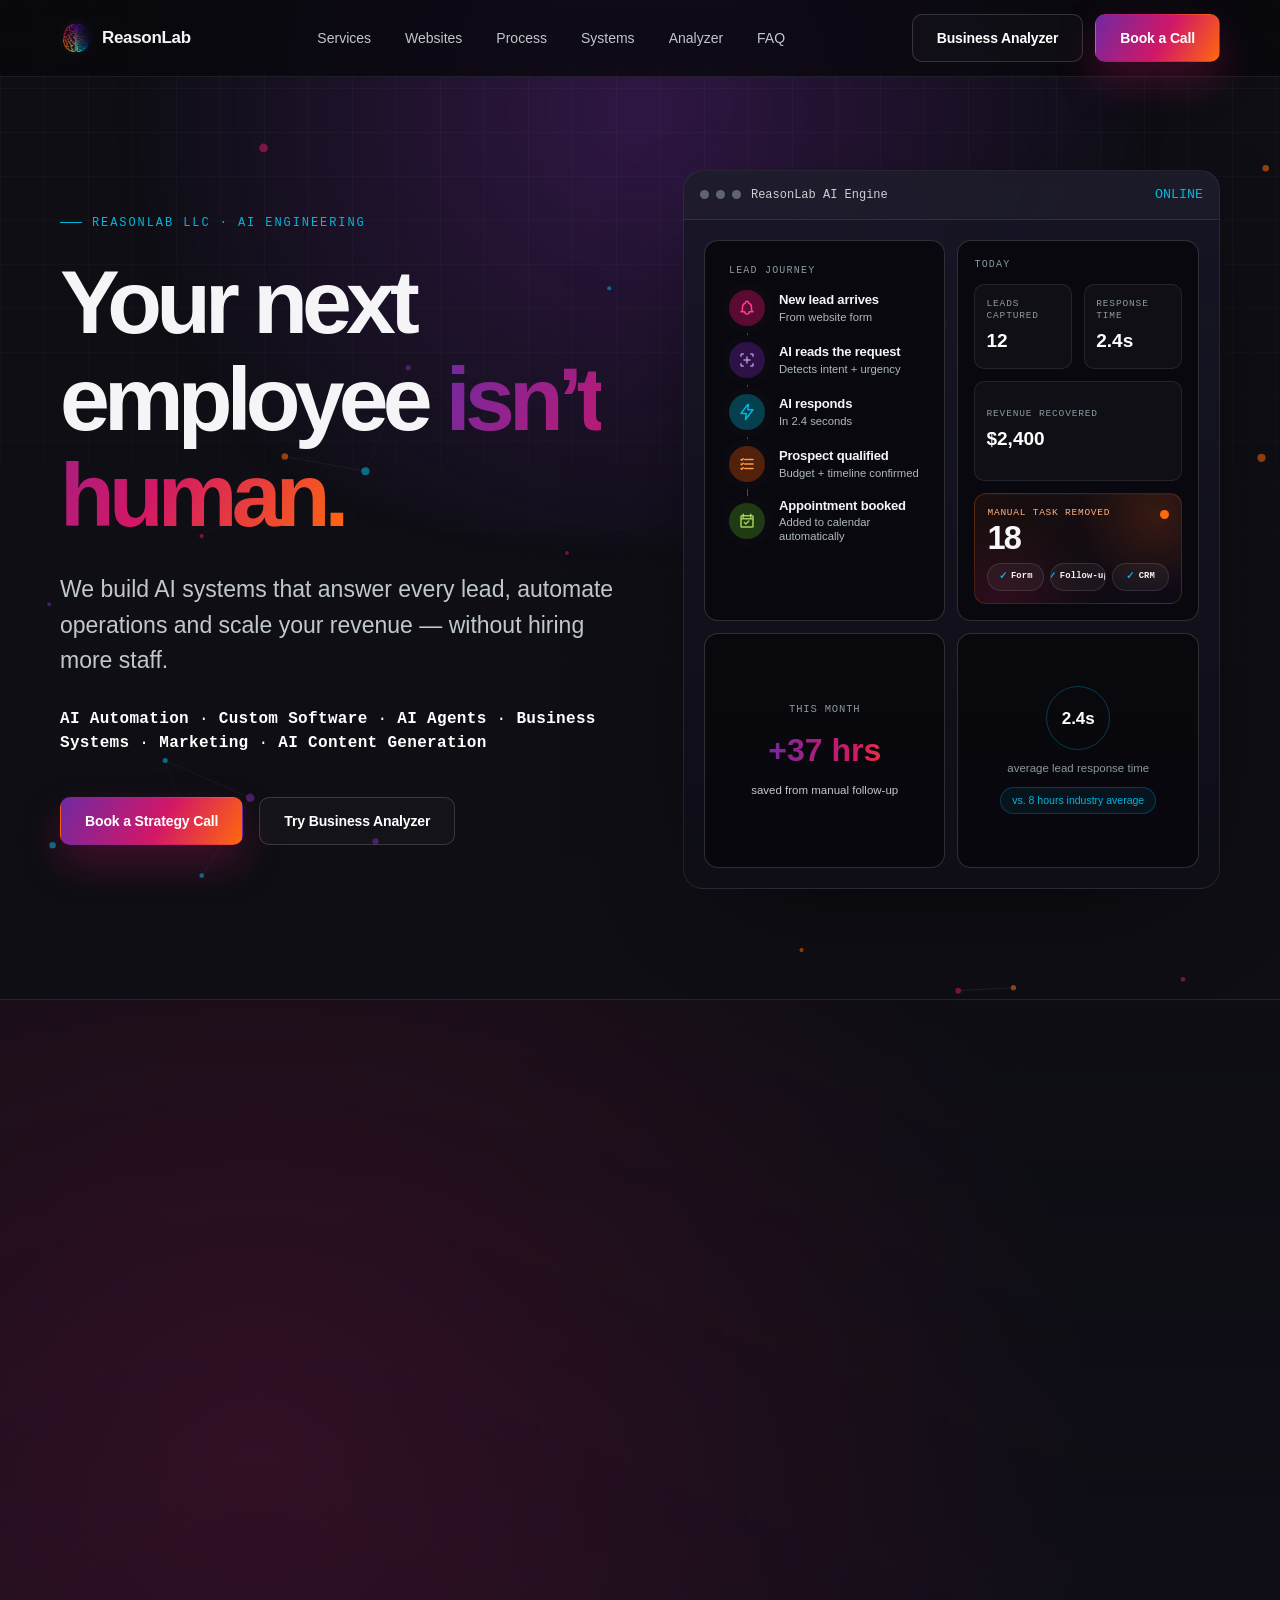
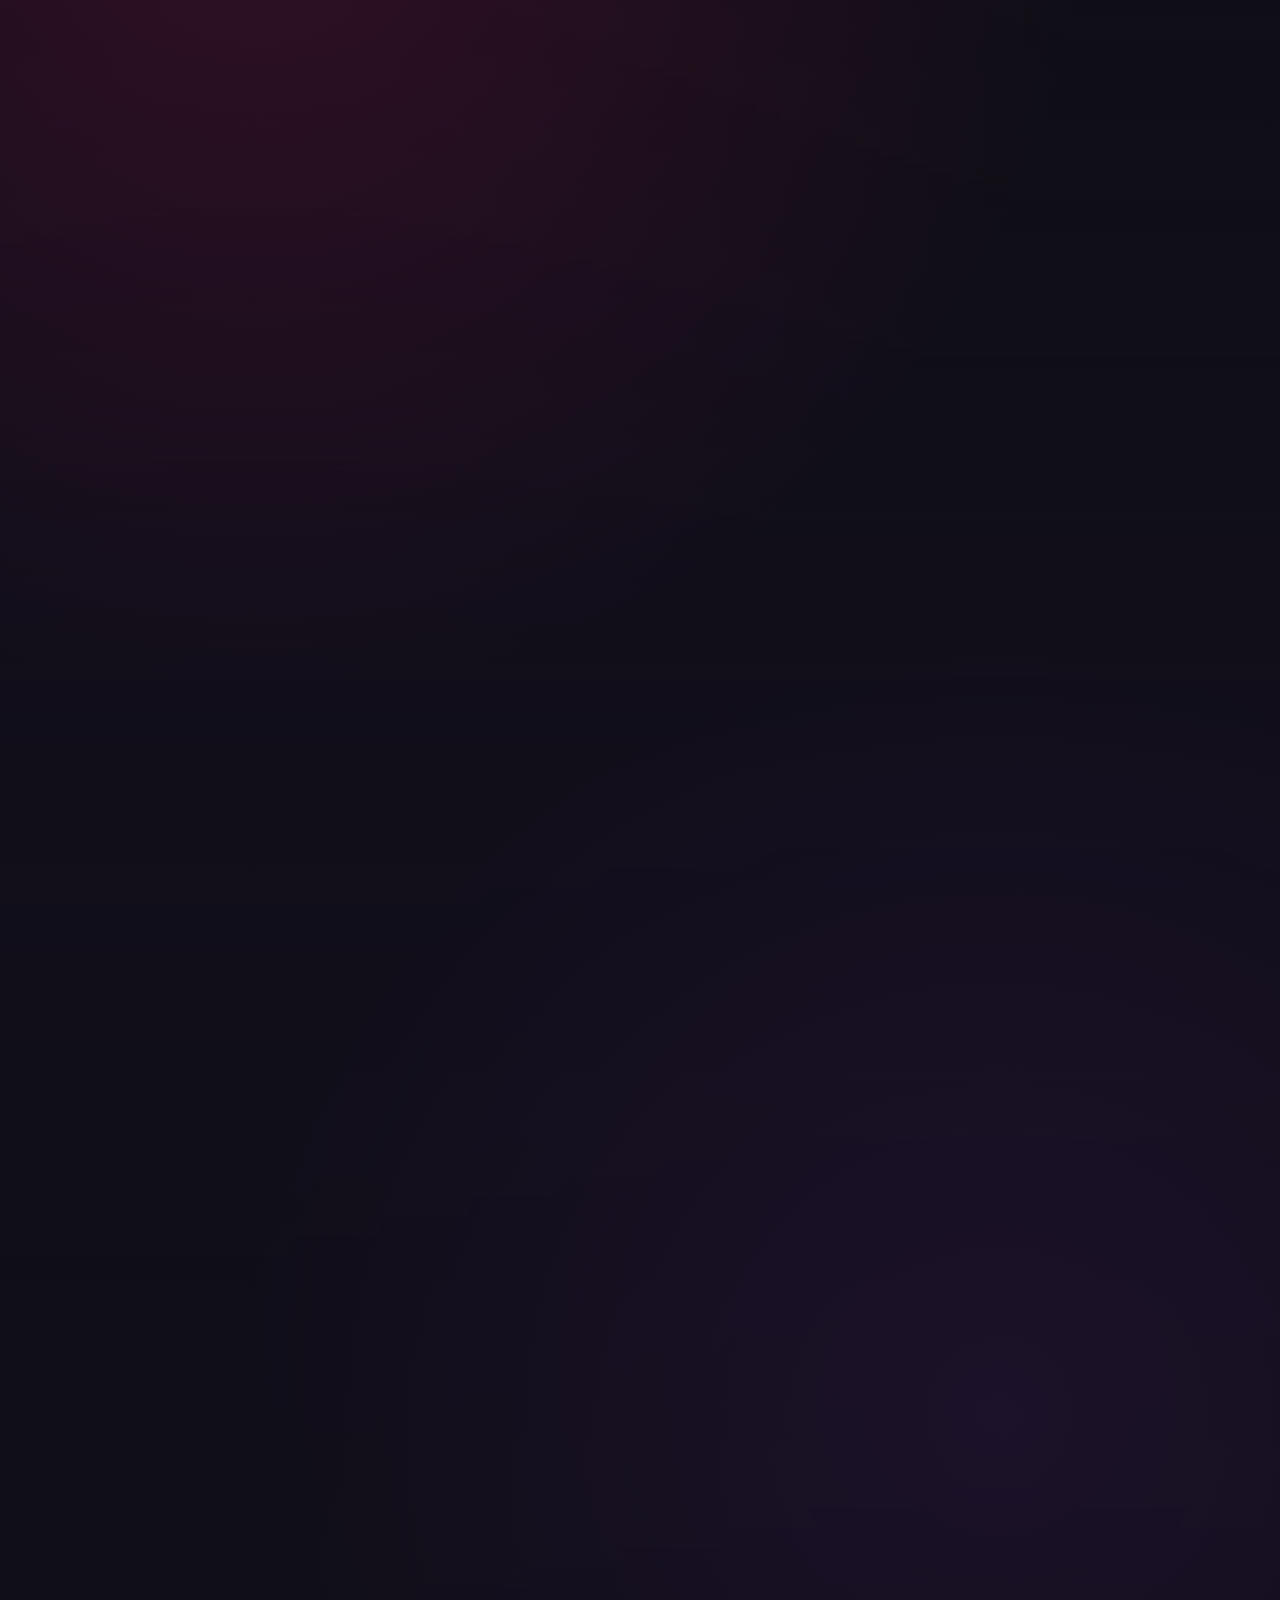
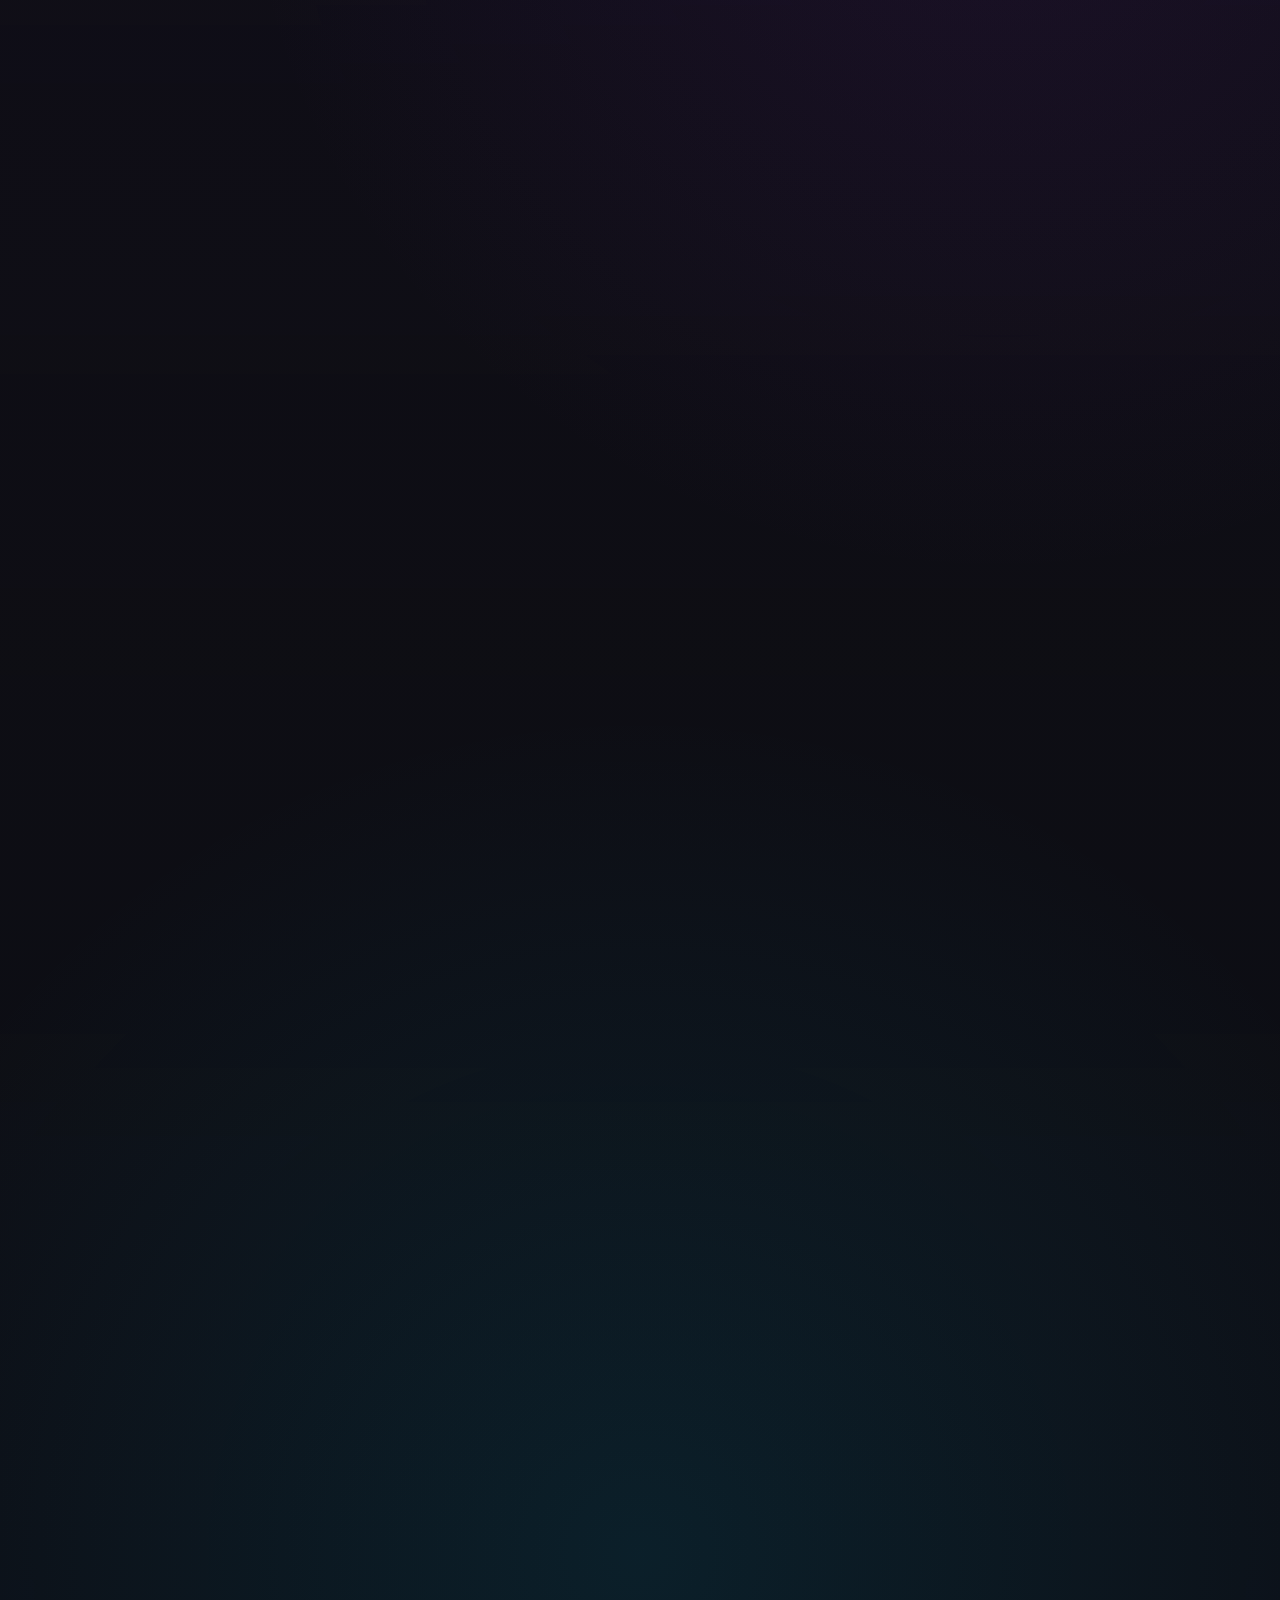
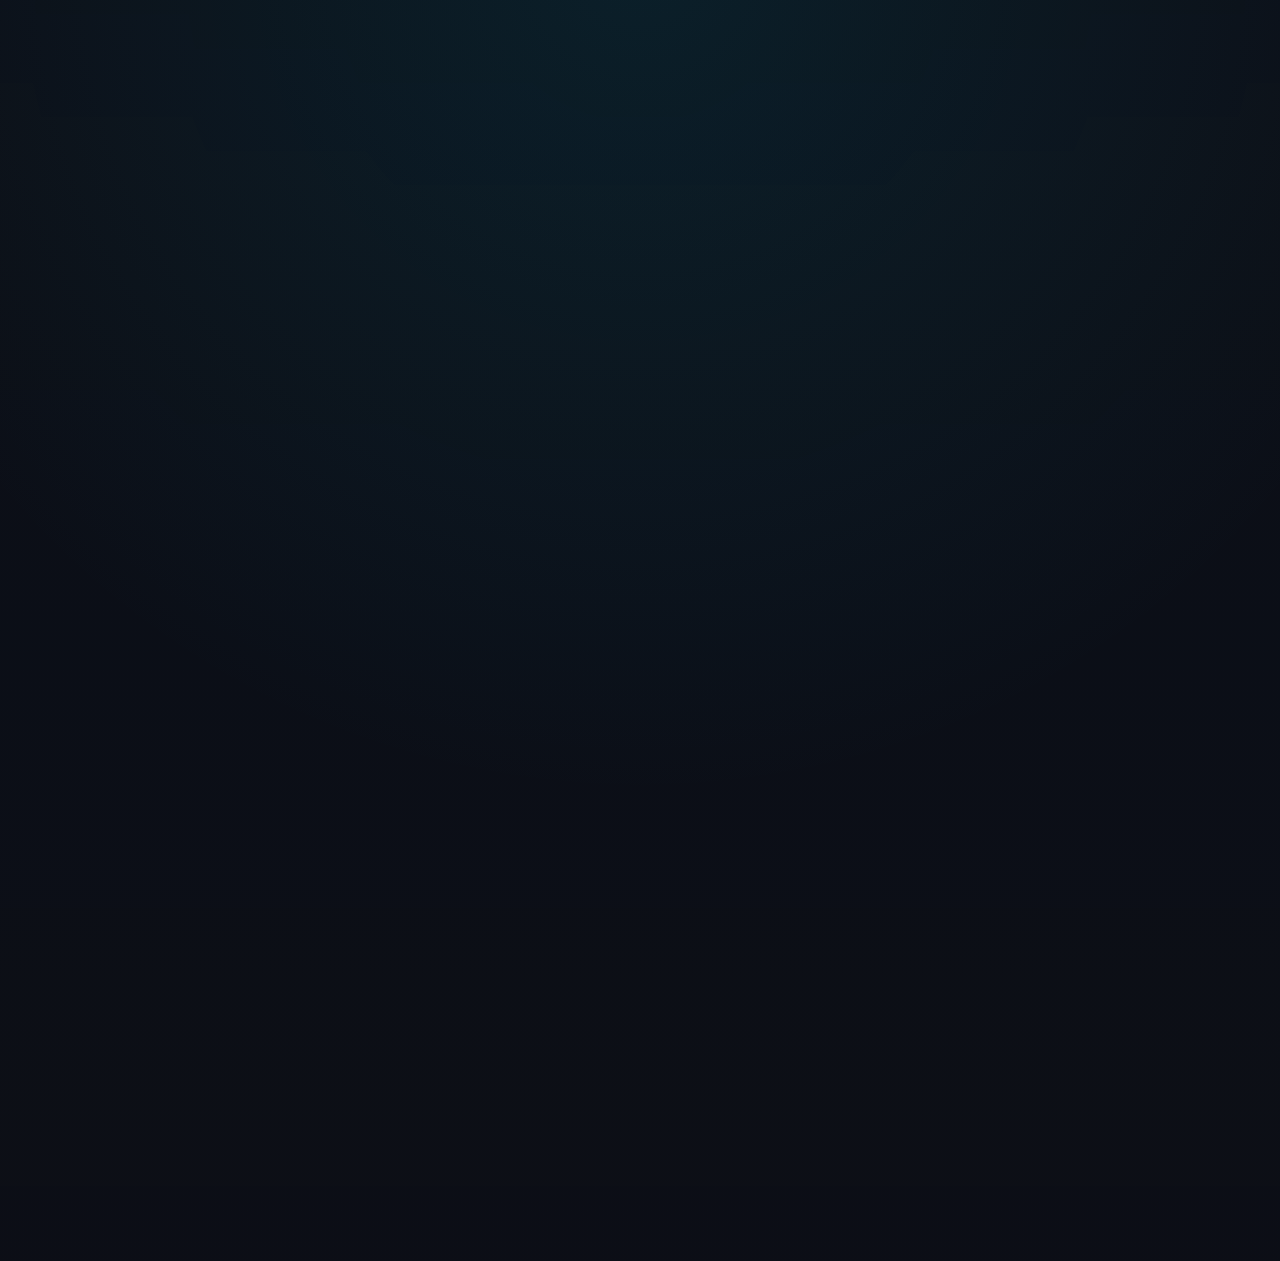
<file: index.html>
<!DOCTYPE html>
<html lang="en">
<head>
  <!-- Google tag (gtag.js) -->
  <script async src="https://www.googletagmanager.com/gtag/js?id=G-FCHZF3709Y"></script>
  <script>
    window.dataLayer = window.dataLayer || [];
    function gtag(){dataLayer.push(arguments);}
    gtag('js', new Date());
    gtag('config', 'G-FCHZF3709Y');
  </script>
  <meta charset="UTF-8" />
  <meta name="viewport" content="width=device-width, initial-scale=1.0" />
  <link rel="preconnect" href="https://www.googletagmanager.com" />
  <link rel="preconnect" href="https://www.clarity.ms" />
  <title>ReasonLab — AI systems for growing businesses</title>
  <meta name="description" content="ReasonLab builds AI automation, custom software and intelligent business systems that help companies capture leads, automate operations and grow." />
  <link rel="preconnect" href="https://fonts.googleapis.com" />
  <link rel="preconnect" href="https://fonts.gstatic.com" crossorigin />
  <link rel="preload" as="style" href="https://fonts.googleapis.com/css2?family=Montserrat:wght@300;400;500;600;700;800&family=JetBrains+Mono:wght@400;500;600&display=swap" onload="this.onload=null;this.rel=\'stylesheet\'" />
  <noscript><link rel="stylesheet" href="https://fonts.googleapis.com/css2?family=Montserrat:wght@300;400;500;600;700;800&family=JetBrains+Mono:wght@400;500;600&display=swap" /></noscript>
  <link rel="icon" type="image/png" href="assets/favicon.png" />
  <link rel="stylesheet" href="css/style.css" />

  <script type="application/ld+json">
  {
    "@context":"https://schema.org",
    "@type":"Organization",
    "@id":"https://reasonlab.co/#organization",
    "name":"ReasonLab LLC",
    "alternateName":"ReasonLab",
    "url":"https://reasonlab.co/",
    "logo":"https://reasonlab.co/assets/logo-icon.png",
    "image":"https://reasonlab.co/assets/logo-icon.png",
    "description":"ReasonLab builds AI automation, AI agents, custom software, websites and intelligent business systems for growing businesses.",
    "email":"direccion@reasonlab.co",
    "telephone":"+1-407-883-2840",
    "foundingLocation":{
      "@type":"Place",
      "address":{
        "@type":"PostalAddress",
        "addressLocality":"Orlando",
        "addressRegion":"FL",
        "addressCountry":"US"
      }
    },
    "areaServed":{
      "@type":"Country",
      "name":"United States"
    },
    "sameAs":[]
  }
  </script>

  <!-- Microsoft Clarity -->
  <script type="text/javascript">
  (function(c,l,a,r,i,t,y){
      c[a]=c[a]||function(){(c[a].q=c[a].q||[]).push(arguments)};
      t=l.createElement(r);t.async=1;
      t.src="https://www.clarity.ms/tag/"+i;
      y=l.getElementsByTagName(r)[0];
      y.parentNode.insertBefore(t,y);
  })(window, document, "clarity", "script", "xjv2f4d7xg");
  </script>
</head>
<body>
  <header class="site-header">
    <nav class="wrap nav">
      <a href="index.html#top" class="brand" aria-label="ReasonLab home"><span class="brand-mark"><img src="assets/logo-icon.png" alt="" /></span><span class="brand-text">ReasonLab</span></a>
      <div class="navlinks" id="navlinks"><a href="#services">Services</a><a href="websites.html">Websites</a><a href="#process">Process</a><a href="#systems">Systems</a><a href="#analyzer">Analyzer</a><a href="#faq">FAQ</a></div>
      <div class="nav-actions"><a href="#analyzer" class="btn btn-ghost nav-audit">Business Analyzer</a><a href="book.html" data-book-link="true" class="btn btn-primary">Book a Call</a><button class="nav-toggle" id="navToggle" aria-label="Open navigation" aria-expanded="false">☰</button></div>
    </nav>
  </header>
  <main id="top">
    <section class="hero"><canvas id="node-canvas"></canvas><div class="hero-grid-bg"></div><div class="wrap hero-grid"><div class="hero-copy reveal in"><div class="eyebrow">ReasonLab LLC · AI Engineering</div><h1>Your next employee <span class="accent">isn’t human.</span></h1><p class="lead">We build AI systems that answer every lead, automate operations and scale your revenue — without hiring more staff.</p><p class="stack"><b>AI Automation</b> · <b>Custom Software</b> · <b>AI Agents</b> · <b>Business Systems</b> · <b>Marketing</b> · <b>AI Content Generation</b></p><div class="hero-ctas"><a href="book.html" data-book-link="true" class="btn btn-primary">Book a Strategy Call</a><a href="#analyzer" class="btn btn-ghost">Try Business Analyzer</a></div></div><div class="engine-panel reveal in"><div class="panel-top"><div class="window-dots"><span></span><span></span><span></span></div><p>ReasonLab AI Engine</p><small>ONLINE</small></div><div class="panel-body"><div class="engine-grid">
      <div class="engine-card ep-timeline">
        <div class="card-label">Lead journey</div>
        <div class="ep-line" id="epLine"></div>
        <div id="epTimeline">
          <div class="ep-step"><div class="ep-icon ep-icon-magenta"><svg viewBox="0 0 24 24" aria-hidden="true" focusable="false"><path d="M15 17h5l-1.4-1.4A2 2 0 0 1 18 14.2V11a6 6 0 0 0-4-5.7V5a2 2 0 0 0-4 0v.3A6 6 0 0 0 6 11v3.2a2 2 0 0 1-.6 1.4L4 17h5m6 0a3 3 0 0 1-6 0" /></svg></div><div class="txt"><div>New lead arrives</div><div>From website form</div></div></div>
          <div class="ep-step"><div class="ep-icon ep-icon-purple"><svg viewBox="0 0 24 24" aria-hidden="true" focusable="false"><path d="M4 7V5a1 1 0 0 1 1-1h2M17 4h2a1 1 0 0 1 1 1v2M20 17v2a1 1 0 0 1-1 1h-2M7 20H5a1 1 0 0 1-1-1v-2M8 12h8M12 8v8" /></svg></div><div class="txt"><div>AI reads the request</div><div>Detects intent + urgency</div></div></div>
          <div class="ep-step"><div class="ep-icon ep-icon-cyan"><svg viewBox="0 0 24 24" aria-hidden="true" focusable="false"><path d="M13 2L4 14h7l-1 8 10-13h-7l1-7z" /></svg></div><div class="txt"><div>AI responds</div><div>In 2.4 seconds</div></div></div>
          <div class="ep-step"><div class="ep-icon ep-icon-orange"><svg viewBox="0 0 24 24" aria-hidden="true" focusable="false"><path d="M9 6h11M9 12h11M9 18h11M4 6l1 1 2-2M4 12l1 1 2-2M4 18l1 1 2-2" /></svg></div><div class="txt"><div>Prospect qualified</div><div>Budget + timeline confirmed</div></div></div>
          <div class="ep-step"><div class="ep-icon ep-icon-green"><svg viewBox="0 0 24 24" aria-hidden="true" focusable="false"><path d="M7 3v4M17 3v4M4 9h16M5 5h14a1 1 0 0 1 1 1v13a1 1 0 0 1-1 1H5a1 1 0 0 1-1-1V6a1 1 0 0 1 1-1M8.5 14l2 2 4-4" /></svg></div><div class="txt"><div>Appointment booked</div><div>Added to calendar automatically</div></div></div>
        </div>
      </div>
      <div class="engine-card ep-today">
        <div class="card-label">Today</div>
        <div class="ep-dash">
          <div class="ep-metric"><small>Leads captured</small><strong id="epLeads">0</strong></div>
          <div class="ep-metric"><small>Response time</small><strong id="epSpeed">0.0s</strong></div>
          <div class="ep-metric wide"><small>Revenue recovered</small><strong id="epRevenue">$0</strong></div>
          <div class="ep-manual" aria-label="Manual task removed metric">
            <div class="ep-manual-top">
              <div><small>Manual task removed</small><strong id="epManualTasks">0</strong></div>
              <span class="ep-manual-pulse" aria-hidden="true"></span>
            </div>
            <div class="ep-manual-chips" aria-label="Automated task types">
              <span class="ep-manual-chip">Form</span>
              <span class="ep-manual-chip">Follow-up</span>
              <span class="ep-manual-chip">CRM</span>
            </div>
          </div>
        </div>
      </div>
      <div class="engine-card ep-roi">
        <div class="ep-roi-label">This month</div>
        <div class="ep-grad-text">+37 hrs</div>
        <div class="ep-roi-sub">saved from manual follow-up</div>
      </div>
      <div class="engine-card ep-callout">
        <div class="ep-ring"><span id="epStopwatch">0.0s</span></div>
        <div class="ep-callout-label">average lead response time</div>
        <div class="ep-pill">vs. 8 hours industry average</div>
      </div>
    </div></div></div></div></section>
    <section id="services"><div class="wrap"><div class="section-head reveal"><div class="eyebrow">What we deliver</div><h2>We don’t sell services. We build growth systems.</h2><p>Every project is designed around a business outcome: more leads, faster response times, fewer manual tasks and better visibility.</p></div><div class="results-grid"><article class="result-card reveal"><div class="ico">↯</div><h3>Capture more leads</h3><p>Websites, forms and funnels built to turn visitors into qualified opportunities.</p></article><article class="result-card reveal"><div class="ico">◷</div><h3>Save hours every week</h3><p>Automations that remove repetitive work from your team’s daily operations.</p></article><article class="result-card reveal"><div class="ico">✦</div><h3>Never miss a customer</h3><p>AI agents that respond, qualify and follow up with leads 24/7.</p></article></div></div></section>
    <section id="process"><div class="wrap"><div class="section-head reveal"><div class="eyebrow">How we work</div><h2>Five steps. Nothing extra.</h2><p>We map the business, find the bottlenecks and build the highest-leverage system first.</p></div><div class="process reveal"><div class="step"><div class="n">01</div><h3>Discover</h3><p>We map your operations and find where leads, time or revenue are being lost.</p></div><div class="step"><div class="n">02</div><h3>Analyze</h3><p>We identify the strongest automation and AI opportunities.</p></div><div class="step"><div class="n">03</div><h3>Build</h3><p>We design and ship the software, workflow or AI agent.</p></div><div class="step"><div class="n">04</div><h3>Automate</h3><p>We connect your tools so the system runs without manual effort.</p></div><div class="step"><div class="n">05</div><h3>Scale</h3><p>We measure what works and expand the system around growth.</p></div></div></div></section>
    <section id="systems"><div class="wrap"><div class="section-head reveal"><div class="eyebrow">System builder</div><h2>The systems we build for modern businesses.</h2><p>From your website to your CRM, we design the AI layer that captures leads, automates work and gives you visibility over your operation.</p></div><div class="system-builder reveal"><div class="system-map"><div class="map-top"><span>ReasonLab System Map</span><small>Live architecture</small></div><div class="map-flow"><div class="map-node active"><span>01</span>Website / Forms</div><div class="map-line"></div><div class="map-node"><span>02</span>AI Analysis Engine</div><div class="map-line"></div><div class="map-node"><span>03</span>Automation Blueprint</div><div class="map-line"></div><div class="map-node"><span>04</span>AI Agent</div><div class="map-line"></div><div class="map-node"><span>05</span>CRM + Calendar + Email + SMS</div><div class="map-line"></div><div class="map-node final"><span>06</span>Dashboard + Reports</div></div></div><div class="system-cards"><article class="system-card"><span>01</span><h3>AI Receptionist</h3><p>Answers leads, books calls and qualifies customers instantly.</p></article><article class="system-card"><span>02</span><h3>Lead Engine</h3><p>Captures, scores and follows up with every opportunity.</p></article><article class="system-card"><span>03</span><h3>Custom CRM</h3><p>Keeps customers, tasks and sales organized in one place.</p></article><article class="system-card"><span>04</span><h3>Internal AI Assistant</h3><p>Reads docs, SOPs and answers team questions.</p></article><article class="system-card"><span>05</span><h3>Business Dashboard</h3><p>Shows leads, revenue, response time and opportunities.</p></article><article class="system-card"><span>06</span><h3>Automation Layer</h3><p>Connects your tools so work happens automatically.</p></article></div></div></div></section>
    <section id="analyzer"><div class="wrap"><div class="analyzer reveal"><div class="analyzer-copy"><div class="eyebrow">Business Analyzer</div><h2>See what an AI system could do for your business.</h2><p>Enter your business details and get an instant AI snapshot showing where you may be losing time, leads or revenue.</p></div><form class="analyzer-form" id="analyzerForm"><label for="bizname">Business Name</label><input type="text" id="bizname" placeholder="e.g. Orlando Roofing Co." /><label for="bizsite">Website</label><input type="text" id="bizsite" placeholder="e.g. yourbusiness.com" /><div class="form-grid"><div><label for="industry">Industry</label><select id="industry"><option value="">Select</option><option>Home Services</option><option>Medical / Clinic</option><option>Law Firm</option><option>Restaurant</option><option>Real Estate</option><option>E-commerce</option><option>Other</option></select></div><div><label for="challenge">Challenge</label><select id="challenge"><option value="">Select</option><option>Getting more leads</option><option>Responding faster</option><option>Too much manual work</option><option>Organizing customers</option><option>Following up consistently</option><option>Building a custom system</option></select></div></div><button class="btn btn-primary" id="analyzeBtn" type="submit">Analyze My Business</button><div class="analyzer-result" id="analyzerResult"></div></form></div></div></section>
    <section id="faq"><div class="wrap"><div class="section-head reveal"><div class="eyebrow">FAQ</div><h2>A few questions we always get.</h2></div><div class="faq-list reveal"><div class="faq-item"><button class="faq-q">What does ReasonLab actually build?<span class="plus">+</span></button><div class="faq-a"><p>AI automation, custom software, websites, dashboards and AI agents — whatever system will move your business forward fastest.</p></div></div><div class="faq-item"><button class="faq-q">What's included in the free strategy call?<span class="plus">+</span></button><div class="faq-a"><p>In 30 minutes we review your business, show you exactly where you're losing leads or time, and recommend the first system worth building — no generic pitch, no pressure.</p></div></div><div class="faq-item"><button class="faq-q">How much does it cost?<span class="plus">+</span></button><div class="faq-a"><p>Every system is scoped around what it needs to do, so pricing varies by complexity. You'll get a clear number on the strategy call before anything is built.</p></div></div><div class="faq-item"><button class="faq-q">How long does a project take?<span class="plus">+</span></button><div class="faq-a"><p>Most focused systems can ship in 2–6 weeks depending on scope, integrations and complexity.</p></div></div><div class="faq-item"><button class="faq-q">How do we get started?<span class="plus">+</span></button><div class="faq-a"><p>Book a strategy call. We'll review your business and recommend the first system to build.</p></div></div></div></div></section>
    <section class="cta" id="contact"><div class="wrap reveal"><div class="eyebrow centered">Let’s talk</div><h2>Ready to build your system?</h2><p>Book a free strategy call and see exactly what ReasonLab would build for your business.</p><div class="cta-ctas"><a href="book.html" data-book-link="true" class="btn btn-primary">Book a Strategy Call</a><a href="https://wa.me/14078832840" target="_blank" rel="noopener" class="btn btn-ghost">Message on WhatsApp</a></div><div class="contact-row"><a href="mailto:direccion@reasonlab.co">direccion@reasonlab.co</a><a href="tel:+14078832840">+1 (407) 883-2840</a></div></div></section>
  </main>
  <footer><div class="wrap footer-inner"><p>© <span id="year"></span> ReasonLab LLC. All rights reserved.</p><div class="footer-links"><a href="mailto:direccion@reasonlab.co">Email</a><a href="tel:+14078832840">Call</a><a href="https://wa.me/14078832840" target="_blank" rel="noopener">WhatsApp</a></div></div></footer>
  <script src="js/app.js" defer></script>
</body>
</html>
</file>
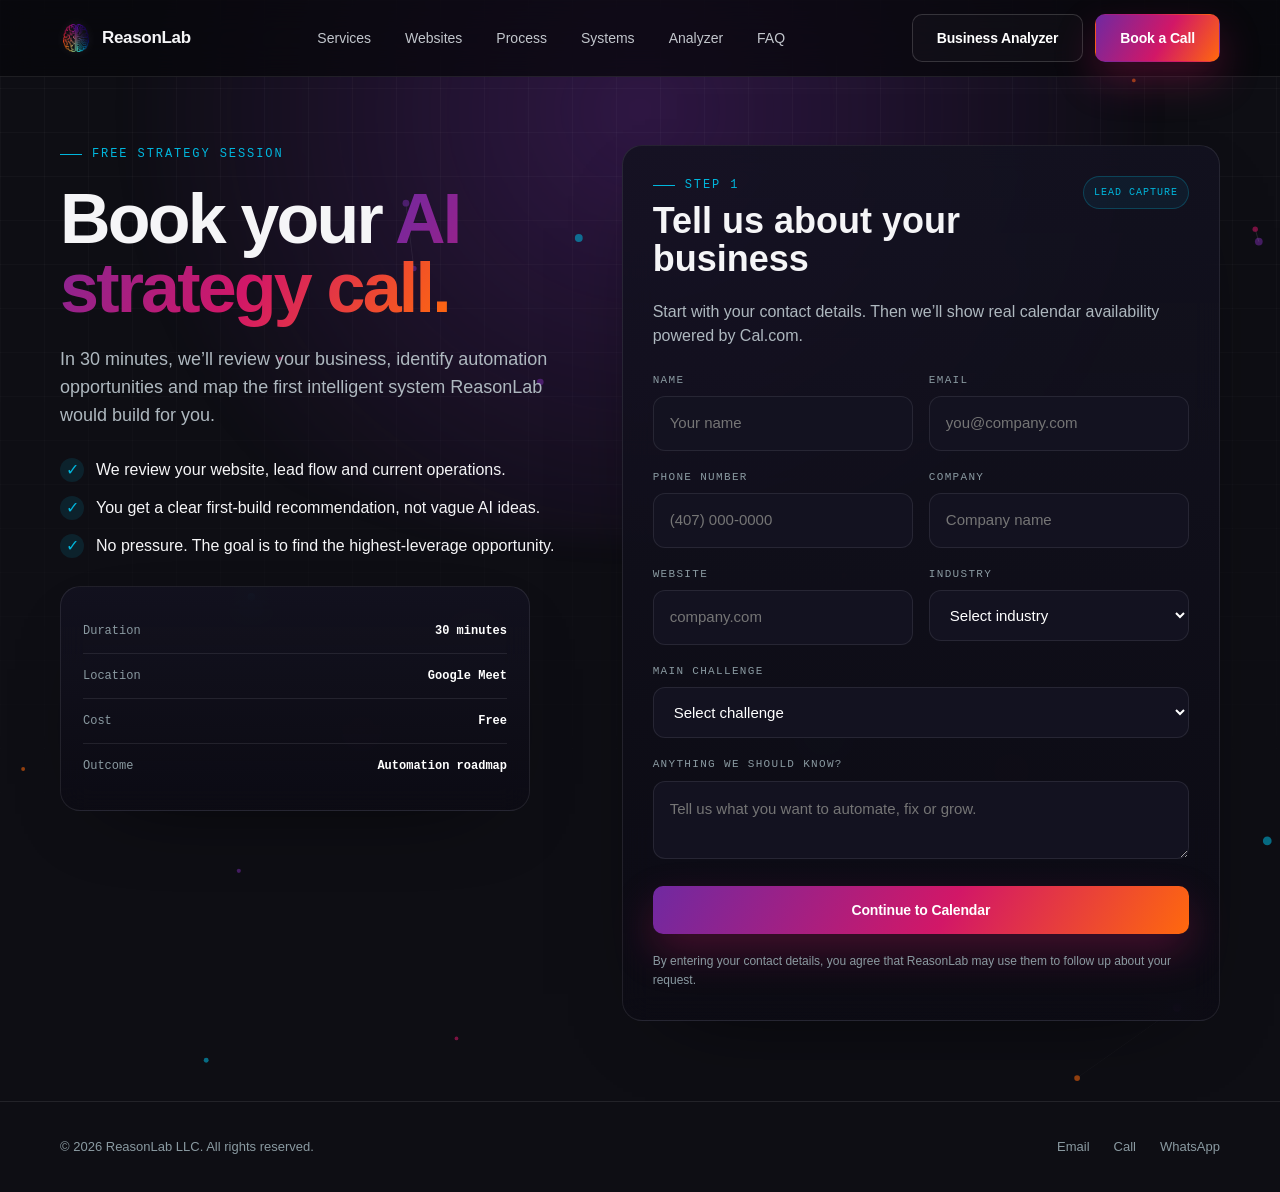
<file: book.html>
<!DOCTYPE html>
<html lang="en">
<head>
  <!-- Google tag (gtag.js) -->
  <script async src="https://www.googletagmanager.com/gtag/js?id=G-FCHZF3709Y"></script>
  <script>
    window.dataLayer = window.dataLayer || [];
    function gtag(){dataLayer.push(arguments);}
    gtag('js', new Date());
    gtag('config', 'G-FCHZF3709Y');
  </script>
  <meta charset="UTF-8" />
  <meta name="viewport" content="width=device-width, initial-scale=1.0" />
  <link rel="preconnect" href="https://www.googletagmanager.com" />
  <link rel="preconnect" href="https://www.clarity.ms" />
  <title>Book a Strategy Call — ReasonLab</title>
  <meta name="description" content="Book a free AI growth strategy session with ReasonLab." />
  <link rel="preconnect" href="https://fonts.googleapis.com" />
  <link rel="preconnect" href="https://fonts.gstatic.com" crossorigin />
  <link rel="preload" as="style" href="https://fonts.googleapis.com/css2?family=Montserrat:wght@300;400;500;600;700;800&family=JetBrains+Mono:wght@400;500;600&display=swap" onload="this.onload=null;this.rel=\'stylesheet\'" />
  <noscript><link rel="stylesheet" href="https://fonts.googleapis.com/css2?family=Montserrat:wght@300;400;500;600;700;800&family=JetBrains+Mono:wght@400;500;600&display=swap" /></noscript>
  <link rel="icon" type="image/png" href="assets/favicon.png" />
  <link rel="stylesheet" href="css/style.css" />
  <!-- Microsoft Clarity -->
  <script type="text/javascript">
  (function(c,l,a,r,i,t,y){
      c[a]=c[a]||function(){(c[a].q=c[a].q||[]).push(arguments)};
      t=l.createElement(r);t.async=1;
      t.src="https://www.clarity.ms/tag/"+i;
      y=l.getElementsByTagName(r)[0];
      y.parentNode.insertBefore(t,y);
  })(window, document, "clarity", "script", "xjv2f4d7xg");
  </script>
</head>
<body class="book-page">
  <header class="site-header"><nav class="wrap nav"><a href="index.html#top" class="brand" aria-label="ReasonLab home"><span class="brand-mark"><img src="assets/logo-icon.png" alt="" /></span><span class="brand-text">ReasonLab</span></a><div class="navlinks" id="navlinks"><a href="index.html#services">Services</a><a href="websites.html">Websites</a><a href="index.html#process">Process</a><a href="index.html#systems">Systems</a><a href="index.html#analyzer">Analyzer</a><a href="index.html#faq">FAQ</a></div><div class="nav-actions"><a href="index.html#analyzer" class="btn btn-ghost nav-audit">Business Analyzer</a><a href="book.html" class="btn btn-primary">Book a Call</a><button class="nav-toggle" id="navToggle" aria-label="Open navigation" aria-expanded="false">☰</button></div></nav></header>
  <main><section class="book-hero"><canvas id="node-canvas"></canvas><div class="book-grid-bg"></div><div class="wrap book-layout"><div class="book-copy reveal in"><div class="eyebrow">Free strategy session</div><h1>Book your <span class="accent">AI strategy call.</span></h1><p class="lead">In 30 minutes, we’ll review your business, identify automation opportunities and map the first intelligent system ReasonLab would build for you.</p><div class="book-points"><div class="book-point"><span>✓</span><p>We review your website, lead flow and current operations.</p></div><div class="book-point"><span>✓</span><p>You get a clear first-build recommendation, not vague AI ideas.</p></div><div class="book-point"><span>✓</span><p>No pressure. The goal is to find the highest-leverage opportunity.</p></div></div><div class="book-mini-card"><div class="mini-row"><span>Duration</span><strong>30 minutes</strong></div><div class="mini-row"><span>Location</span><strong>Google Meet</strong></div><div class="mini-row"><span>Cost</span><strong>Free</strong></div><div class="mini-row"><span>Outcome</span><strong>Automation roadmap</strong></div></div></div><div class="book-card reveal in"><div class="book-card-top"><div><div class="eyebrow compact">Step 1</div><h2>Tell us about your business</h2></div><span class="book-status-pill">lead capture</span></div><p class="book-card-subtitle">Start with your contact details. Then we’ll show real calendar availability powered by Cal.com.</p><form class="book-form" id="bookingForm" autocomplete="on"><div class="book-form-grid"><div class="field"><label for="name">Name</label><input id="name" name="name" type="text" placeholder="Your name" required /></div><div class="field"><label for="email">Email</label><input id="email" name="email" type="email" placeholder="you@company.com" required /></div></div><div class="book-form-grid"><div class="field"><label for="phone">Phone Number</label><input id="phone" name="phone" type="tel" placeholder="(407) 000-0000" /></div><div class="field"><label for="company">Company</label><input id="company" name="company" type="text" placeholder="Company name" required /></div></div><div class="book-form-grid"><div class="field"><label for="website">Website</label><input id="website" name="website" type="text" placeholder="company.com" /></div><div class="field"><label for="industry">Industry</label><select id="industry" name="industry" required><option value="">Select industry</option><option>Home Services</option><option>Medical / Clinic</option><option>Law Firm</option><option>Restaurant</option><option>Real Estate</option><option>E-commerce</option><option>Other</option></select></div></div><div class="field"><label for="challenge">Main Challenge</label><select id="challenge" name="challenge" required><option value="">Select challenge</option><option>Getting more leads</option><option>Responding faster</option><option>Too much manual work</option><option>Organizing customers</option><option>Following up consistently</option><option>Building a custom system</option></select></div><div class="field"><label for="notes">Anything We Should Know?</label><textarea id="notes" name="notes" placeholder="Tell us what you want to automate, fix or grow."></textarea></div><button class="btn btn-primary book-submit" type="submit">Continue to Calendar</button><p class="book-note">By entering your contact details, you agree that ReasonLab may use them to follow up about your request.</p><div class="booking-status" id="bookingStatus"></div></form></div></div><div class="wrap cal-section" id="calSection" aria-live="polite"><div class="cal-section-head"><div class="eyebrow">Step 2 · Real availability</div><h2>Select a time that works for you</h2><p>Choose an available time below. Once booked, Cal.com will block the time automatically and create the calendar meeting.</p></div><div class="cal-embed-wrap"><iframe id="calFrame" data-src="https://cal.com/reasonlab/strategy-call?embed=true" width="100%" height="760" frameborder="0" loading="lazy" title="Book a ReasonLab strategy call"></iframe></div></div></section></main><footer><div class="wrap footer-inner"><p>© <span id="year"></span> ReasonLab LLC. All rights reserved.</p><div class="footer-links"><a href="mailto:direccion@reasonlab.co">Email</a><a href="tel:+14078832840">Call</a><a href="https://wa.me/14078832840" target="_blank" rel="noopener">WhatsApp</a></div></div></footer><script src="js/app.js" defer></script></body></html>
</file>
<file: css/style.css>
:root{
  --bg:#0e0e14;
  --bg-elev:#14131c;
  --bg-card:#131220;
  --line:rgba(245,245,247,.09);
  --line-strong:rgba(245,245,247,.16);
  --purple:#7029A1;
  --magenta:#D21767;
  --orange:#FF690D;
  --blue:#0568c9;
  --cyan:#00B6DD;
  --slate:#8a9aa1;
  --muted:#aeb8bf;
  --white:#f5f5f7;
  --grad:linear-gradient(120deg,#7029A1 0%,#D21767 55%,#FF690D 100%);
  --grad-cool:linear-gradient(120deg,#26175B 0%,#0568c9 60%,#00B6DD 100%);
  --max:1160px;
}

*{box-sizing:border-box;margin:0;padding:0}
html{scroll-behavior:smooth}
body{background:var(--bg);color:var(--white);font-family:Montserrat,sans-serif;font-weight:400;line-height:1.5;-webkit-font-smoothing:antialiased;overflow-x:hidden}
body::selection{background:var(--magenta);color:white}
a{color:inherit;text-decoration:none}img{max-width:100%;display:block}button,input,select,textarea{font:inherit}.mono{font-family:'JetBrains Mono',monospace}.wrap{width:min(var(--max),calc(100% - 48px));margin:0 auto}.accent{background:var(--grad);-webkit-background-clip:text;background-clip:text;color:transparent}.eyebrow{font-family:'JetBrains Mono',monospace;font-size:12px;letter-spacing:.16em;text-transform:uppercase;color:var(--cyan);display:flex;align-items:center;gap:10px;margin-bottom:22px}.eyebrow::before{content:"";width:22px;height:1px;background:var(--cyan)}.eyebrow.centered{justify-content:center}.eyebrow.centered::after{content:"";width:22px;height:1px;background:var(--cyan)}.eyebrow.compact{margin-bottom:8px}

.site-header{position:fixed;top:0;left:0;right:0;z-index:100;background:rgba(8,8,12,.74);backdrop-filter:blur(18px);border-bottom:1px solid var(--line)}
.nav{height:76px;display:flex;align-items:center;justify-content:space-between;gap:24px}.brand{display:flex;align-items:center;gap:10px;font-weight:800;letter-spacing:-.02em}.brand-mark{width:32px;height:32px;display:grid;place-items:center}.brand-mark img{width:29px;height:29px;object-fit:contain;filter:drop-shadow(0 0 8px rgba(255,255,255,.15))}.brand-text{font-size:17px}.navlinks{display:flex;align-items:center;gap:34px;color:#c2c6cc;font-size:14px}.navlinks a{transition:.2s}.navlinks a:hover{color:white}.nav-actions{display:flex;align-items:center;gap:12px}.nav-toggle{display:none;border:1px solid var(--line);background:rgba(255,255,255,.04);color:white;border-radius:10px;padding:10px 12px;cursor:pointer}.btn{display:inline-flex;align-items:center;justify-content:center;min-height:48px;padding:0 24px;border-radius:10px;border:1px solid transparent;font-weight:800;font-size:14px;letter-spacing:-.01em;cursor:pointer;transition:.22s;white-space:nowrap}.btn-primary{background:var(--grad);color:white;box-shadow:0 18px 40px rgba(210,23,103,.28)}.btn-primary:hover{transform:translateY(-2px);box-shadow:0 24px 60px rgba(210,23,103,.42)}.btn-ghost{border-color:var(--line-strong);background:rgba(255,255,255,.025);color:white}.btn-ghost:hover{border-color:rgba(255,255,255,.28);background:rgba(255,255,255,.06)}

.hero{position:relative;min-height:100vh;padding:170px 0 110px;overflow:hidden;border-bottom:1px solid var(--line)}#node-canvas{position:absolute;inset:0;width:100%;height:100%;opacity:.75}.hero-grid-bg,.book-grid-bg{position:absolute;inset:0;background-image:linear-gradient(rgba(255,255,255,.035) 1px,transparent 1px),linear-gradient(90deg,rgba(255,255,255,.035) 1px,transparent 1px);background-size:44px 44px;mask-image:linear-gradient(to bottom,rgba(0,0,0,.9),transparent 82%)}.hero::before,.book-hero::before{content:"";position:absolute;top:-320px;left:50%;transform:translateX(-50%);width:1320px;height:860px;border-radius:50%;background:radial-gradient(circle,rgba(112,41,161,.34),transparent 66%);filter:blur(14px)}.hero-grid{position:relative;z-index:2;display:grid;grid-template-columns:1.02fr .98fr;gap:64px;align-items:center}.hero-copy h1{font-size:clamp(58px,7vw,108px);line-height:1.08;letter-spacing:-.065em;font-weight:800;margin-bottom:28px}.lead{font-size:clamp(18px,2vw,23px);line-height:1.55;color:#c1c8cd;max-width:760px}.stack{margin-top:28px;font-family:'JetBrains Mono',monospace;color:#fff;letter-spacing:.02em}.stack b{font-weight:700}.hero-ctas{display:flex;gap:16px;flex-wrap:wrap;margin-top:42px}
.engine-panel{background:linear-gradient(180deg,rgba(23,22,38,.88),rgba(15,14,24,.78));border:1px solid var(--line);border-radius:20px;box-shadow:0 30px 120px -60px #000;overflow:hidden}.panel-top,.terminal-head{display:flex;align-items:center;gap:10px;padding:14px 16px;border-bottom:1px solid var(--line);background:rgba(255,255,255,.025)}.window-dots{display:flex;gap:7px}.window-dots span,.terminal-head span{width:9px;height:9px;border-radius:50%;background:#5e6470}.panel-top p{color:#cbd0d6;font-family:'JetBrains Mono',monospace;font-size:12px;flex:1}.panel-top small{color:var(--cyan);font-family:'JetBrains Mono',monospace}.panel-body{padding:20px}
.engine-grid{display:grid;grid-template-columns:1fr 1fr;gap:12px}.engine-card{background:#0a0a10;border:1px solid var(--line);border-radius:14px;padding:16px;min-height:210px;position:relative}.card-label{font-family:'JetBrains Mono',monospace;font-size:10px;color:var(--slate);text-transform:uppercase;letter-spacing:.06em;margin-bottom:12px}
.ep-line{position:absolute;left:29px;top:29px;width:1px;background:var(--line-strong);height:0}
.ep-step{display:flex;align-items:center;gap:9px;margin-bottom:11px;position:relative;opacity:0;transform:translateY(-6px);transition:opacity .5s ease,transform .5s ease}.ep-step:last-child{margin-bottom:0}.ep-step.show{opacity:1;transform:translateY(0)}.ep-step .ico{width:24px;height:24px;border-radius:50%;display:flex;align-items:center;justify-content:center;flex:none;font-size:12px;z-index:1}.ep-step .txt div:first-child{font-size:11.5px;color:#e6e6e8}.ep-step .txt div:last-child{font-size:10px;color:var(--slate);margin-top:1px}
.ep-dash{display:grid;grid-template-columns:1fr 1fr;gap:9px}.ep-metric{background:rgba(255,255,255,.03);border:1px solid var(--line);border-radius:10px;padding:11px}.ep-metric.wide{grid-column:span 2}.ep-metric small{display:block;font-family:'JetBrains Mono',monospace;font-size:9.5px;color:var(--slate);text-transform:uppercase;margin-bottom:4px}.ep-metric strong{font-size:19px;color:#fff;font-weight:700}
.ep-roi,.ep-callout{display:flex;flex-direction:column;align-items:center;justify-content:center;text-align:center;height:100%}.ep-roi-label{font-family:'JetBrains Mono',monospace;font-size:10.5px;color:var(--slate);text-transform:uppercase;letter-spacing:.08em;margin-bottom:8px}.ep-grad-text{font-size:32px;font-weight:800;background:linear-gradient(90deg,#7029A1,#D21767,#FF690D,#00B6DD,#7029A1);background-size:300% 100%;-webkit-background-clip:text;background-clip:text;color:transparent;animation:epGradientShift 6s linear infinite}@keyframes epGradientShift{0%{background-position:0% 50%}100%{background-position:200% 50%}}.ep-roi-sub{font-size:11.5px;color:#c1c8cd;margin-top:8px}
.ep-ring{width:64px;height:64px;border-radius:50%;border:1px solid rgba(0,182,221,.3);display:flex;align-items:center;justify-content:center;animation:epPulse 2.4s ease-in-out infinite;margin-bottom:10px}@keyframes epPulse{0%,100%{box-shadow:0 0 0 0 rgba(0,182,221,.35)}50%{box-shadow:0 0 0 10px rgba(0,182,221,0)}}.ep-ring span{font-size:17px;font-weight:800;color:#fff}.ep-callout-label{font-size:11.5px;color:var(--slate)}.ep-pill{margin-top:9px;font-size:10.5px;color:var(--cyan);border:1px solid rgba(0,182,221,.25);background:rgba(0,182,221,.08);border-radius:999px;padding:5px 11px}

section{padding:105px 0}.section-head{max-width:770px;margin-bottom:42px}.section-head h2,.cta h2{font-size:clamp(38px,5vw,64px);line-height:1.05;letter-spacing:-.045em;margin-bottom:18px}.section-head p,.cta p{color:var(--muted);font-size:18px;line-height:1.7}.results-grid{display:grid;grid-template-columns:repeat(3,1fr);gap:22px}.result-card,.system-card,.step{border:1px solid var(--line);background:linear-gradient(180deg,rgba(19,18,32,.86),rgba(11,10,17,.72));border-radius:18px;padding:28px}.result-card > .ico{width:40px;height:40px;border-radius:12px;display:grid;place-items:center;background:rgba(210,23,103,.16);color:#ff3b94;margin-bottom:24px}.result-card h3,.system-card h3,.step h3{font-size:20px;margin-bottom:12px}.result-card p,.system-card p,.step p{color:var(--muted);line-height:1.65}.process{display:grid;grid-template-columns:repeat(5,1fr);gap:16px}.n,.system-card span{font-family:'JetBrains Mono',monospace;color:var(--cyan);font-size:12px;letter-spacing:.08em;margin-bottom:18px;display:block}.system-builder{display:grid;grid-template-columns:1fr 1fr;gap:28px}.system-map{border:1px solid var(--line);border-radius:22px;padding:24px;background:rgba(19,18,32,.72)}.map-top{display:flex;justify-content:space-between;color:#cbd0d6;font-family:'JetBrains Mono',monospace;font-size:12px;margin-bottom:28px}.map-flow{display:grid;gap:10px}.map-node{border:1px solid var(--line);border-radius:14px;padding:14px;background:#131220}.map-node span{color:var(--cyan);font-family:'JetBrains Mono',monospace;margin-right:10px}.map-node.active,.map-node.final{border-color:rgba(0,182,221,.32);background:rgba(0,182,221,.07)}.map-line{height:18px;width:1px;background:var(--line-strong);margin-left:24px}.system-cards{display:grid;grid-template-columns:1fr 1fr;gap:16px}

.analyzer{display:grid;grid-template-columns:.9fr 1.1fr;gap:54px;align-items:center;border:1px solid var(--line);border-radius:24px;padding:54px;background:linear-gradient(180deg,rgba(19,18,32,.74),rgba(12,11,20,.68))}.analyzer-copy h2{font-size:clamp(42px,5vw,62px);line-height:1.08;letter-spacing:-.045em;margin-bottom:24px}.analyzer-copy p{color:var(--muted);font-size:18px;line-height:1.7}.analyzer-form,.book-form{display:grid;gap:18px}.analyzer-form label,.field label{font-family:'JetBrains Mono',monospace;font-size:11px;color:var(--slate);text-transform:uppercase;letter-spacing:.12em;display:block;margin-bottom:8px}.analyzer-form input,.analyzer-form select,.field input,.field select,.field textarea{width:100%;background:#131220;border:1px solid var(--line);border-radius:12px;padding:15px 16px;color:#fff;font-size:15px;outline:none}.analyzer-form input:focus,.analyzer-form select:focus,.field input:focus,.field select:focus,.field textarea:focus{border-color:var(--cyan)}.form-grid,.book-form-grid{display:grid;grid-template-columns:1fr 1fr;gap:16px}.analyzer-result{display:none;margin-top:22px;border:1px solid var(--line);border-radius:16px;overflow:hidden;background:#0d0c17}.analyzer-result.show{display:block}.terminal-lines{font-family:'JetBrains Mono',monospace;color:var(--cyan);font-size:12px;padding:18px;display:grid;gap:8px}.result-grid{display:grid;grid-template-columns:1fr 1fr;gap:10px;padding:0 18px 18px}.result-grid div{border:1px solid var(--line);border-radius:12px;padding:14px;background:rgba(255,255,255,.025)}.result-grid small{display:block;color:var(--slate);font-family:'JetBrains Mono',monospace;text-transform:uppercase;font-size:10px;margin-bottom:6px}.result-grid strong{font-size:18px}.recommendation-card{border:1px solid rgba(0,182,221,.22);background:rgba(0,182,221,.07);border-radius:15px;padding:20px}.recommendation-card small{font-family:'JetBrains Mono',monospace;color:var(--cyan);text-transform:uppercase}.recommendation-card p{color:#cbd0d6;margin-top:8px}.recommendation-card.blue{margin:0 18px 18px}.analyzer-booking-link{margin:0 18px 18px;width:calc(100% - 36px)}

.faq-list{border-top:1px solid var(--line)}.faq-item{border-bottom:1px solid var(--line)}.faq-q{width:100%;display:flex;justify-content:space-between;align-items:center;padding:24px 0;background:none;border:0;color:white;text-align:left;font-weight:800;font-size:18px;cursor:pointer}.plus{color:var(--cyan);font-size:22px}.faq-a{display:none;color:var(--muted);padding:0 0 24px;max-width:760px}.faq-item.open .faq-a{display:block}.faq-item.open .plus{transform:rotate(45deg)}.cta{text-align:center;background:radial-gradient(circle at center,rgba(112,41,161,.18),transparent 55%);border-top:1px solid var(--line);border-bottom:1px solid var(--line)}.cta p{max-width:620px;margin:0 auto}.cta-ctas{display:flex;justify-content:center;gap:16px;flex-wrap:wrap;margin-top:34px}.contact-row{display:flex;gap:22px;justify-content:center;flex-wrap:wrap;margin-top:28px;color:#cbd0d6;font-family:'JetBrains Mono',monospace;font-size:13px}.footer-inner{height:90px;display:flex;align-items:center;justify-content:space-between;color:var(--slate);font-size:13px}.footer-links{display:flex;gap:24px}.footer-links a:hover{color:white}

.book-hero{position:relative;min-height:100vh;padding:145px 0 80px;overflow:hidden;border-bottom:1px solid var(--line)}.book-layout{position:relative;z-index:2;display:grid;grid-template-columns:.92fr 1.08fr;gap:52px;align-items:start}.book-copy h1{font-size:clamp(42px,5.6vw,70px);line-height:.98;margin:0 0 24px;font-weight:800;letter-spacing:-.04em}.book-copy .lead{font-size:18px;color:var(--muted);max-width:580px;margin-bottom:28px}.book-points{display:grid;gap:14px;margin:28px 0}.book-point{display:flex;gap:12px;align-items:flex-start}.book-point span{width:24px;height:24px;border-radius:50%;display:grid;place-items:center;background:rgba(0,182,221,.12);color:var(--cyan);flex:none}.book-mini-card,.book-card{background:linear-gradient(180deg,rgba(19,18,32,.88),rgba(12,11,20,.78));border:1px solid var(--line);border-radius:20px;box-shadow:0 28px 90px -55px rgba(0,0,0,.95)}.book-mini-card{padding:22px;max-width:470px}.mini-row{display:flex;justify-content:space-between;gap:18px;padding:13px 0;border-bottom:1px solid var(--line);font-family:'JetBrains Mono',monospace;font-size:12px}.mini-row:last-child{border-bottom:0}.mini-row span{color:var(--slate)}.mini-row strong{color:#fff}.book-card{padding:30px}.book-card-top{display:flex;justify-content:space-between;align-items:flex-start;gap:18px;margin-bottom:12px}.book-card h2{font-size:clamp(26px,3vw,36px);line-height:1.05;margin:0 0 10px}.book-card-subtitle{color:var(--muted);margin-bottom:24px}.book-status-pill{font-family:'JetBrains Mono',monospace;font-size:10px;letter-spacing:.1em;text-transform:uppercase;color:var(--cyan);border:1px solid rgba(0,182,221,.25);border-radius:999px;padding:8px 10px;background:rgba(0,182,221,.07);white-space:nowrap}.field textarea{min-height:105px;resize:vertical}.book-submit{width:100%;margin-top:2px}.book-note{font-size:12px;color:var(--slate);text-align:left;margin:0;line-height:1.6}.booking-status{display:none;border:1px solid rgba(0,182,221,.25);background:rgba(0,182,221,.08);color:#dff7ff;border-radius:12px;padding:14px;font-size:13px}.booking-status.show{display:block}.booking-status.error{border-color:rgba(255,105,13,.45);background:rgba(255,105,13,.08);color:#ffe1d2}

.cal-section{position:relative;z-index:2;margin-top:40px;display:none}.cal-section.show{display:block}.cal-section-head{margin-bottom:18px}.cal-section-head h2{font-size:clamp(30px,4vw,48px);letter-spacing:-.04em;line-height:1.05;margin:8px 0}.cal-section-head p{color:var(--muted);max-width:720px;line-height:1.7}.cal-embed-wrap{border:1px solid var(--line);border-radius:22px;overflow:hidden;background:#0a0a10;box-shadow:0 30px 100px rgba(0,0,0,.35)}.cal-embed-wrap iframe{display:block;width:100%;min-height:760px;border:0;background:#0a0a10}

.reveal{opacity:0;transform:translateY(18px);transition:opacity .7s ease,transform .7s ease}.reveal.in{opacity:1;transform:none}

@media(max-width:1020px){.hero-grid,.book-layout,.analyzer,.system-builder{grid-template-columns:1fr}.engine-panel{max-width:640px}.process{grid-template-columns:1fr 1fr}.results-grid{grid-template-columns:1fr}.system-cards{grid-template-columns:1fr}}
@media(max-width:560px){.engine-grid{grid-template-columns:1fr}}
@media(max-width:760px){.wrap{width:min(100% - 34px,var(--max))}.nav{height:72px}.navlinks{position:fixed;top:72px;left:0;right:0;background:rgba(8,8,12,.98);flex-direction:column;align-items:flex-start;padding:24px 28px;gap:20px;border-bottom:1px solid var(--line);transform:translateY(-130%);transition:.25s}.navlinks.open{transform:translateY(0)}.nav-toggle{display:block}.nav-audit{display:none}.hero,.book-hero{padding:130px 0 70px}.hero-copy h1{font-size:54px}.hero-ctas,.cta-ctas{flex-direction:column}.hero-ctas .btn,.cta-ctas .btn{width:100%}.book-form-grid,.form-grid,.result-grid,.process{grid-template-columns:1fr}.book-card,.analyzer{padding:24px}.footer-inner{height:auto;padding:28px 0;flex-direction:column;gap:18px}.cal-embed-wrap iframe{min-height:720px}}


/* ===== FINAL OVERRIDES: BOOK + SAFE NAV ===== */
.nav-actions{display:flex;align-items:center;gap:12px}.brand{display:flex;align-items:center;gap:10px;font-weight:800}.brand-mark img{width:28px;height:28px;object-fit:contain;filter:drop-shadow(0 0 5px rgba(255,255,255,.15))}.brand-text{font-weight:800}.book-page .book-hero{padding-top:145px}.book-page .book-layout{display:grid;grid-template-columns:.92fr 1.08fr;gap:52px;align-items:start}.book-page .book-card input,.book-page .book-card select,.book-page .book-card textarea{appearance:auto}.book-page .book-card .btn{appearance:none}.cal-section{display:none}.cal-section.show{display:block}.cal-embed-wrap iframe{width:100%;height:760px;border:0;background:#0a0a10}.booking-status.show{display:block}
@media(max-width:1020px){.book-page .book-layout{grid-template-columns:1fr}.book-page .book-card{max-width:760px}}

/* ===== PRODUCTION FIXES: BOOK PAGE + CTA NAV ===== */
.book-page{min-height:100vh;background:var(--bg);}
.book-page main{position:relative;z-index:1;}
.book-page .site-header{z-index:200;}
.book-page .book-card,.book-page .book-mini-card,.book-page .cal-embed-wrap{backdrop-filter:blur(14px);}
.book-page .field input,.book-page .field select,.book-page .field textarea{min-height:50px;}
.book-page .field textarea{line-height:1.55;}
.book-page .book-submit{border:0;}
.book-page .cal-section{padding-bottom:40px;}
a[data-book-link="true"]{scroll-margin-top:90px;}
@media(max-width:760px){
  .book-page .book-layout{gap:28px;}
  .book-page .book-card{padding:22px;}
  .book-card-top{flex-direction:column;align-items:flex-start;}
  .book-status-pill{align-self:flex-start;}
  .book-page .book-mini-card{max-width:none;}
  .book-page .cal-section{margin-top:28px;}
}

/* ===== HERO ENGINE PANEL V2 — fixed timeline + one-shot animation ===== */
.engine-panel {
  width: min(100%, 640px);
  margin-left: auto;
}

.engine-panel .panel-body {
  padding: 20px;
}

.engine-grid {
  display: grid;
  grid-template-columns: 1fr 1fr;
  gap: 12px;
}

.engine-card {
  background: rgba(8, 8, 14, 0.92);
  border: 1px solid var(--line-strong);
  border-radius: 14px;
  min-height: 235px;
  position: relative;
  overflow: hidden;
}

.engine-card .card-label {
  font-family: 'JetBrains Mono', monospace;
  font-size: 10px;
  color: var(--slate);
  text-transform: uppercase;
  letter-spacing: .12em;
  margin-bottom: 12px;
}

.engine-panel .ep-timeline {
  padding: 22px 20px 22px 24px;
}

.engine-panel .ep-line {
  display: none;
}

.engine-panel #epTimeline {
  position: relative;
  z-index: 1;
  display: grid;
  gap: 16px;
}

.engine-panel #epTimeline::before {
  content: "";
  position: absolute;
  left: 18px;
  top: 18px;
  bottom: 18px;
  width: 1px;
  background: rgba(245, 245, 247, 0.28);
  transform: scaleY(0);
  transform-origin: top;
  transition: transform 1.7s ease;
  z-index: 0;
}

.engine-panel #epTimeline.timeline-ready::before {
  transform: scaleY(1);
}

.engine-panel .ep-step {
  display: flex;
  align-items: center;
  gap: 14px;
  margin: 0;
  position: relative;
  opacity: 0;
  transform: translateY(-6px);
  transition: opacity .42s ease, transform .42s ease;
  z-index: 1;
}

.engine-panel .ep-step.show {
  opacity: 1;
  transform: translateY(0);
}

.engine-panel .ep-icon {
  width: 36px;
  height: 36px;
  min-width: 36px;
  min-height: 36px;
  max-width: 36px;
  max-height: 36px;
  border-radius: 50%;
  display: inline-flex;
  align-items: center;
  justify-content: center;
  flex: 0 0 36px;
  margin: 0;
  padding: 0;
  position: relative;
  z-index: 2;
}

.engine-panel .ep-icon svg {
  width: 18px;
  height: 18px;
  display: block;
  fill: none;
  stroke: currentColor;
  stroke-width: 2;
  stroke-linecap: round;
  stroke-linejoin: round;
}

.engine-panel .ep-icon-magenta { background: rgba(210, 23, 103, .20); color: #ff3b94; }
.engine-panel .ep-icon-purple  { background: rgba(112, 41, 161, .24); color: #b98be0; }
.engine-panel .ep-icon-cyan    { background: rgba(0, 182, 221, .20); color: #00B6DD; }
.engine-panel .ep-icon-orange  { background: rgba(255, 105, 13, .22); color: #ff9a4d; }
.engine-panel .ep-icon-green   { background: rgba(99, 153, 34, .24); color: #9ecf5a; }

.engine-panel .ep-step .txt {
  min-width: 0;
  display: flex;
  flex-direction: column;
  justify-content: center;
}

.engine-panel .ep-step .txt div:first-child {
  font-size: clamp(12px, 1.02vw, 15px);
  font-weight: 700;
  color: #f5f5f7;
  line-height: 1.18;
  letter-spacing: -.015em;
}

.engine-panel .ep-step .txt div:last-child {
  font-size: clamp(10.5px, .88vw, 13px);
  color: #aeb8bf;
  line-height: 1.25;
  margin-top: 2px;
}

.engine-panel .ep-dash {
  display: grid;
  grid-template-columns: 1fr 1fr;
  gap: 10px;
}

.engine-panel .ep-metric {
  min-height: 78px;
  display: flex;
  flex-direction: column;
  justify-content: center;
}

.engine-panel .ep-metric small {
  letter-spacing: .09em;
  line-height: 1.35;
}

.engine-panel .ep-metric strong,
.engine-panel .ep-ring span {
  font-variant-numeric: tabular-nums;
}

/* Keep original service-section icons isolated from the hero panel. */
.result-card > .ico {
  width: 40px;
  height: 40px;
  border-radius: 12px;
  display: grid;
  place-items: center;
  background: rgba(210, 23, 103, .16);
  color: #ff3b94;
  margin-bottom: 24px;
}

@media(max-width: 1180px) {
  .hero-grid {
    grid-template-columns: 1fr;
  }

  .engine-panel {
    margin: 0;
    width: min(100%, 720px);
  }
}

@media(max-width: 640px) {
  .engine-grid {
    grid-template-columns: 1fr;
  }

  .engine-card {
    min-height: 230px;
  }

  .engine-panel .ep-step .txt div:first-child {
    font-size: 17px;
  }

  .engine-panel .ep-step .txt div:last-child {
    font-size: 14px;
  }
}

/* ===== TIMELINE LINE MASK FIX ===== */
/* The timeline line stays behind the bubbles and is hidden inside each icon circle. */
.engine-panel #epTimeline::before {
  z-index: 0;
}

.engine-panel .ep-step {
  z-index: 2;
}

.engine-panel .ep-icon {
  position: relative;
  z-index: 3;
  isolation: isolate;
  box-shadow: 0 0 0 7px #0a0a10;
}

.engine-panel .ep-icon-magenta {
  background: #5b0b32 !important;
  color: #ff3b94;
}

.engine-panel .ep-icon-purple {
  background: #2d1247 !important;
  color: #b98be0;
}

.engine-panel .ep-icon-cyan {
  background: #063f4d !important;
  color: #00B6DD;
}

.engine-panel .ep-icon-orange {
  background: #51210c !important;
  color: #ff9a4d;
}

.engine-panel .ep-icon-green {
  background: #203a13 !important;
  color: #9ecf5a;
}

/* ==========================================================
   REASONLAB V4 — SECTION ZONES + DEPTH
   Adds distinct atmospheres below the hero without making the
   whole site lighter. Each section gets its own visual zone.
   ========================================================== */

main > section:not(.hero):not(.book-hero) {
  position: relative;
  overflow: hidden;
  isolation: isolate;
}

main > section:not(.hero):not(.book-hero)::before {
  content: "";
  position: absolute;
  top: 0;
  left: 50%;
  width: min(980px, calc(100% - 48px));
  height: 1px;
  transform: translateX(-50%);
  background: linear-gradient(90deg, transparent, rgba(0, 182, 221, .26), rgba(210, 23, 103, .22), transparent);
  opacity: .8;
  z-index: -1;
}

main > section:not(.hero):not(.book-hero)::after {
  content: "";
  position: absolute;
  inset: 0;
  pointer-events: none;
  background-image:
    linear-gradient(rgba(255,255,255,.018) 1px, transparent 1px),
    linear-gradient(90deg, rgba(255,255,255,.018) 1px, transparent 1px);
  background-size: 48px 48px;
  mask-image: radial-gradient(circle at 50% 35%, rgba(0,0,0,.95), transparent 68%);
  opacity: .32;
  z-index: -2;
}

/* SERVICES — subtle magenta/purple glow around the cards */
#services {
  background:
    radial-gradient(circle at 20% 16%, rgba(210, 23, 103, .18), transparent 32%),
    radial-gradient(circle at 78% 70%, rgba(112, 41, 161, .13), transparent 34%),
    linear-gradient(180deg, rgba(14,14,20,0) 0%, rgba(20,15,31,.62) 48%, rgba(14,14,20,.92) 100%);
}

#services .results-grid {
  position: relative;
}

#services .results-grid::before {
  content: "";
  position: absolute;
  inset: -50px -36px;
  background: radial-gradient(ellipse at center, rgba(210, 23, 103, .16), transparent 66%);
  filter: blur(18px);
  z-index: -1;
}

.result-card,
.system-card,
.step {
  position: relative;
  overflow: hidden;
  backdrop-filter: blur(14px);
  box-shadow: 0 18px 70px rgba(0, 0, 0, .18);
}

.result-card::before,
.system-card::before,
.step::before {
  content: "";
  position: absolute;
  top: 0;
  left: 0;
  right: 0;
  height: 2px;
  background: linear-gradient(90deg, var(--purple), var(--magenta), var(--orange));
  opacity: .55;
}

.result-card:hover,
.system-card:hover,
.step:hover {
  transform: translateY(-4px);
  border-color: rgba(245,245,247,.22);
  background: linear-gradient(180deg, rgba(25,24,40,.94), rgba(14,13,23,.82));
  box-shadow: 0 28px 90px rgba(0,0,0,.28), 0 0 42px rgba(112,41,161,.10);
}

.result-card,
.system-card,
.step {
  transition: transform .22s ease, border-color .22s ease, background .22s ease, box-shadow .22s ease;
}

/* PROCESS — connected progression instead of floating cards */
#process {
  background:
    radial-gradient(circle at 50% 28%, rgba(0, 182, 221, .10), transparent 36%),
    linear-gradient(180deg, rgba(14,14,20,.9), rgba(11,16,25,.72), rgba(14,14,20,.92));
}

.process {
  position: relative;
}

.process::before {
  content: "";
  position: absolute;
  left: 6%;
  right: 6%;
  top: 39px;
  height: 1px;
  background: linear-gradient(90deg, transparent, rgba(0,182,221,.52), rgba(210,23,103,.38), transparent);
  z-index: 0;
}

.step {
  z-index: 1;
}

.step .n {
  display: inline-flex;
  align-items: center;
  justify-content: center;
  min-width: 34px;
  height: 24px;
  padding: 0 8px;
  border-radius: 999px;
  background: rgba(0,182,221,.10);
  border: 1px solid rgba(0,182,221,.18);
}

/* SYSTEMS — blue/cyber architecture zone */
#systems {
  background:
    radial-gradient(circle at 82% 18%, rgba(0, 182, 221, .16), transparent 32%),
    radial-gradient(circle at 15% 72%, rgba(5, 104, 201, .16), transparent 36%),
    linear-gradient(180deg, rgba(10,15,25,.94), rgba(9,19,34,.76), rgba(14,14,20,.92));
}

.system-builder {
  position: relative;
}

.system-builder::before {
  content: "";
  position: absolute;
  inset: -34px;
  border-radius: 32px;
  background: radial-gradient(ellipse at center, rgba(0,182,221,.11), transparent 64%);
  filter: blur(14px);
  z-index: -1;
}

.system-map {
  border-color: rgba(0,182,221,.18);
  background:
    linear-gradient(180deg, rgba(11,24,39,.84), rgba(14,13,24,.82));
  box-shadow: inset 0 0 0 1px rgba(0,182,221,.04), 0 28px 90px rgba(0,0,0,.22);
}

.map-node {
  transition: transform .22s ease, border-color .22s ease, background .22s ease;
}

.map-node:hover {
  transform: translateX(4px);
  border-color: rgba(0,182,221,.32);
  background: rgba(0,182,221,.08);
}

.system-card:nth-child(3),
.system-card:nth-child(5) {
  border-color: rgba(0,182,221,.17);
}

/* ANALYZER — make it feel like a premium interactive tool */
#analyzer {
  background:
    radial-gradient(circle at 18% 36%, rgba(255, 105, 13, .16), transparent 30%),
    radial-gradient(circle at 86% 44%, rgba(210, 23, 103, .18), transparent 34%),
    linear-gradient(180deg, rgba(14,14,20,.94), rgba(25,15,25,.72), rgba(14,14,20,.95));
}

#analyzer .analyzer {
  position: relative;
  border-color: rgba(255,255,255,.14);
  background:
    linear-gradient(180deg, rgba(25,24,40,.86), rgba(13,12,22,.78));
  box-shadow: 0 32px 110px rgba(0,0,0,.34), 0 0 80px rgba(210,23,103,.08);
}

#analyzer .analyzer::before {
  content: "Free AI Snapshot";
  position: absolute;
  top: 22px;
  right: 22px;
  font-family: 'JetBrains Mono', monospace;
  font-size: 10px;
  letter-spacing: .12em;
  text-transform: uppercase;
  color: var(--cyan);
  border: 1px solid rgba(0,182,221,.22);
  background: rgba(0,182,221,.08);
  border-radius: 999px;
  padding: 8px 10px;
}

#analyzer .analyzer-form input,
#analyzer .analyzer-form select {
  background: rgba(8,8,14,.72);
  border-color: rgba(255,255,255,.11);
}

#analyzer .analyzer-form .btn {
  min-height: 54px;
  box-shadow: 0 22px 70px rgba(210,23,103,.32);
}

/* FAQ — cleaner panel so the area does not feel empty */
#faq {
  background:
    radial-gradient(circle at 50% 16%, rgba(112, 41, 161, .12), transparent 34%),
    linear-gradient(180deg, rgba(14,14,20,.94), rgba(13,13,22,.86));
}

#faq .faq-list {
  border: 1px solid var(--line);
  border-radius: 22px;
  background: linear-gradient(180deg, rgba(19,18,32,.58), rgba(10,10,16,.62));
  padding: 0 26px;
  box-shadow: 0 28px 90px rgba(0,0,0,.22);
}

#faq .faq-item:last-child {
  border-bottom: 0;
}

.faq-q:hover {
  color: var(--cyan);
}

/* FINAL CTA — stronger closing section */
.cta#contact {
  padding: 125px 0;
  background:
    radial-gradient(circle at 50% 42%, rgba(210,23,103,.22), transparent 33%),
    radial-gradient(circle at 50% 72%, rgba(112,41,161,.22), transparent 42%),
    linear-gradient(180deg, rgba(14,14,20,.96), rgba(22,14,31,.92));
}

.cta#contact .wrap {
  position: relative;
  border: 1px solid rgba(255,255,255,.12);
  border-radius: 28px;
  padding: 64px 28px;
  background:
    linear-gradient(180deg, rgba(23,22,38,.72), rgba(10,10,16,.56));
  box-shadow: 0 34px 120px rgba(0,0,0,.34), 0 0 90px rgba(210,23,103,.12);
  overflow: hidden;
}

.cta#contact .wrap::before {
  content: "";
  position: absolute;
  inset: 0;
  background: radial-gradient(circle at 50% 0%, rgba(255,255,255,.07), transparent 42%);
  pointer-events: none;
}

.cta#contact h2,
.cta#contact p,
.cta#contact .cta-ctas,
.cta#contact .contact-row,
.cta#contact .eyebrow {
  position: relative;
  z-index: 1;
}

/* Softer vertical rhythm so the bottom feels designed, not flat */
#services,
#process,
#systems,
#analyzer,
#faq {
  padding-top: 118px;
  padding-bottom: 118px;
}

@media(max-width: 1020px) {
  .process::before {
    display: none;
  }

  #analyzer .analyzer::before {
    position: static;
    display: inline-flex;
    width: max-content;
    margin-bottom: 18px;
  }
}

@media(max-width: 760px) {
  main > section:not(.hero):not(.book-hero)::after {
    opacity: .22;
  }

  #services,
  #process,
  #systems,
  #analyzer,
  #faq {
    padding-top: 82px;
    padding-bottom: 82px;
  }

  #faq .faq-list {
    padding: 0 18px;
  }

  .cta#contact {
    padding: 80px 0;
  }

  .cta#contact .wrap {
    padding: 46px 20px;
  }
}


/* ===== V5: TODAY DASHBOARD EXTRA METRIC ===== */
.engine-card.ep-today {
  display: flex;
  flex-direction: column;
}

.engine-card.ep-today .ep-dash {
  flex: 1;
  display: grid;
  grid-template-columns: 1fr 1fr;
  grid-template-rows: .86fr 1fr 1.12fr;
  gap: 12px;
  min-height: 0;
}

.engine-card.ep-today .ep-metric {
  min-height: 0;
}

.engine-card.ep-today .ep-metric.wide {
  grid-column: span 2;
}

.engine-card.ep-today .ep-metric-accent {
  position: relative;
  overflow: hidden;
  border-color: rgba(0, 182, 221, .22);
  background:
    radial-gradient(circle at 88% 18%, rgba(0, 182, 221, .16), transparent 38%),
    linear-gradient(135deg, rgba(0, 182, 221, .075), rgba(112, 41, 161, .055));
}

.engine-card.ep-today .ep-metric-accent::before {
  content: "";
  position: absolute;
  inset: 0;
  background: linear-gradient(90deg, transparent, rgba(255,255,255,.045), transparent);
  transform: translateX(-120%);
  animation: epMetricSheen 3.8s ease-in-out 1.2s 1 forwards;
  pointer-events: none;
}

@keyframes epMetricSheen {
  to { transform: translateX(120%); }
}

.engine-card.ep-today .ep-metric-accent small {
  color: var(--cyan);
}

.engine-card.ep-today .ep-metric-accent strong {
  font-size: clamp(25px, 2.1vw, 34px);
}

@media(max-width: 640px) {
  .engine-card.ep-today .ep-dash {
    grid-template-rows: auto auto auto;
  }

  .engine-card.ep-today .ep-metric {
    min-height: 88px;
  }
}


/* ===== V6: MANUAL TASK REMOVED METRIC ===== */
.engine-card.ep-today .ep-manual {
  grid-column: span 2;
  position: relative;
  overflow: hidden;
  min-height: 102px;
  border: 1px solid rgba(255, 105, 13, .22);
  border-radius: 12px;
  padding: 12px;
  background:
    radial-gradient(circle at 88% 20%, rgba(255, 105, 13, .16), transparent 38%),
    radial-gradient(circle at 12% 100%, rgba(210, 23, 103, .13), transparent 42%),
    linear-gradient(135deg, rgba(255, 105, 13, .075), rgba(112, 41, 161, .06));
  box-shadow: inset 0 1px 0 rgba(255,255,255,.035);
}

.engine-card.ep-today .ep-manual::before {
  content: "";
  position: absolute;
  inset: 0;
  background: linear-gradient(90deg, transparent, rgba(255,255,255,.06), transparent);
  transform: translateX(-120%);
  animation: epManualSheen 1.35s ease 1.15s 1 forwards;
  pointer-events: none;
}

@keyframes epManualSheen {
  to { transform: translateX(120%); }
}

.engine-card.ep-today .ep-manual-top {
  display: flex;
  align-items: flex-start;
  justify-content: space-between;
  gap: 12px;
  position: relative;
  z-index: 1;
}

.engine-card.ep-today .ep-manual small {
  display: block;
  font-family: 'JetBrains Mono', monospace;
  font-size: 9.5px;
  color: #ffb17d;
  text-transform: uppercase;
  letter-spacing: .08em;
  margin-bottom: 2px;
}

.engine-card.ep-today .ep-manual strong {
  display: block;
  font-size: clamp(28px, 2.55vw, 38px);
  line-height: .95;
  font-weight: 850;
  letter-spacing: -.06em;
  background: linear-gradient(120deg, #fff 0%, #f5f5f7 30%, #FF690D 68%, #D21767 100%);
  -webkit-background-clip: text;
  background-clip: text;
  color: transparent;
}

.engine-card.ep-today .ep-manual-pulse {
  width: 9px;
  height: 9px;
  border-radius: 50%;
  background: var(--orange);
  box-shadow: 0 0 0 0 rgba(255, 105, 13, .55);
  margin-top: 4px;
  flex: 0 0 auto;
  animation: epManualPulse 1.45s ease-in-out infinite;
}

@keyframes epManualPulse {
  0%,100% { box-shadow: 0 0 0 0 rgba(255,105,13,.5); }
  50% { box-shadow: 0 0 0 8px rgba(255,105,13,0); }
}

.engine-card.ep-today .ep-manual-chips {
  position: relative;
  z-index: 1;
  display: grid;
  grid-template-columns: repeat(3, 1fr);
  gap: 6px;
  margin-top: 10px;
}

.engine-card.ep-today .ep-manual-chip {
  position: relative;
  display: inline-flex;
  align-items: center;
  justify-content: center;
  gap: 4px;
  min-height: 28px;
  border: 1px solid rgba(255,255,255,.11);
  border-radius: 999px;
  background: rgba(255,255,255,.045);
  color: #f5f5f7;
  font-family: 'JetBrains Mono', monospace;
  font-size: 8.8px;
  font-weight: 700;
  letter-spacing: .02em;
  white-space: nowrap;
  opacity: 0;
  transform: translateY(7px);
  overflow: hidden;
}

.engine-card.ep-today .ep-manual-chip::before {
  content: "✓";
  color: var(--cyan);
  font-size: 10px;
  line-height: 1;
}

.engine-card.ep-today .ep-manual-chip::after {
  content: "";
  position: absolute;
  top: 0;
  left: -85%;
  width: 60%;
  height: 100%;
  background: linear-gradient(90deg, transparent, rgba(255,255,255,.12), transparent);
  transform: skewX(-18deg);
}

.engine-card.ep-today .ep-manual-chip.show {
  animation: epManualChipIn .46s cubic-bezier(.2,.8,.2,1) forwards;
}

.engine-card.ep-today .ep-manual-chip.show::after {
  animation: epManualChipSweep .9s ease .2s forwards;
}

@keyframes epManualChipIn {
  to { opacity: 1; transform: translateY(0); }
}

@keyframes epManualChipSweep {
  to { left: 130%; }
}

@media(max-width: 640px) {
  .engine-card.ep-today .ep-manual {
    min-height: 112px;
  }

  .engine-card.ep-today .ep-manual-chips {
    gap: 7px;
  }

  .engine-card.ep-today .ep-manual-chip {
    min-height: 30px;
    font-size: 9px;
  }
}

/* ===== V7: HERO PURPLE BACKGROUND PULSE ===== */
.hero::before,
.book-hero::before{
  transform:translateX(-50%) scale(1);
  transform-origin:center center;
  animation:heroPulse 7s ease-in-out infinite;
  will-change:transform, opacity;
}

@keyframes heroPulse{
  0%,100%{
    transform:translateX(-50%) scale(1);
    opacity:.82;
  }
  50%{
    transform:translateX(-50%) scale(1.06);
    opacity:1;
  }
}

@media (prefers-reduced-motion: reduce){
  .hero::before,
  .book-hero::before{
    animation:none;
    opacity:.9;
  }
}

/* ===== PERFORMANCE OPTIMIZATIONS (visual-safe) ===== */
@supports (content-visibility:auto){
  #services,#process,#systems,#analyzer,#faq,.cta,footer{
    content-visibility:auto;
    contain-intrinsic-size:1px 820px;
  }
}
@media(max-width:760px){
  #node-canvas{opacity:.68}
  .hero::before,.book-hero::before{filter:blur(10px)}
}
</file>
